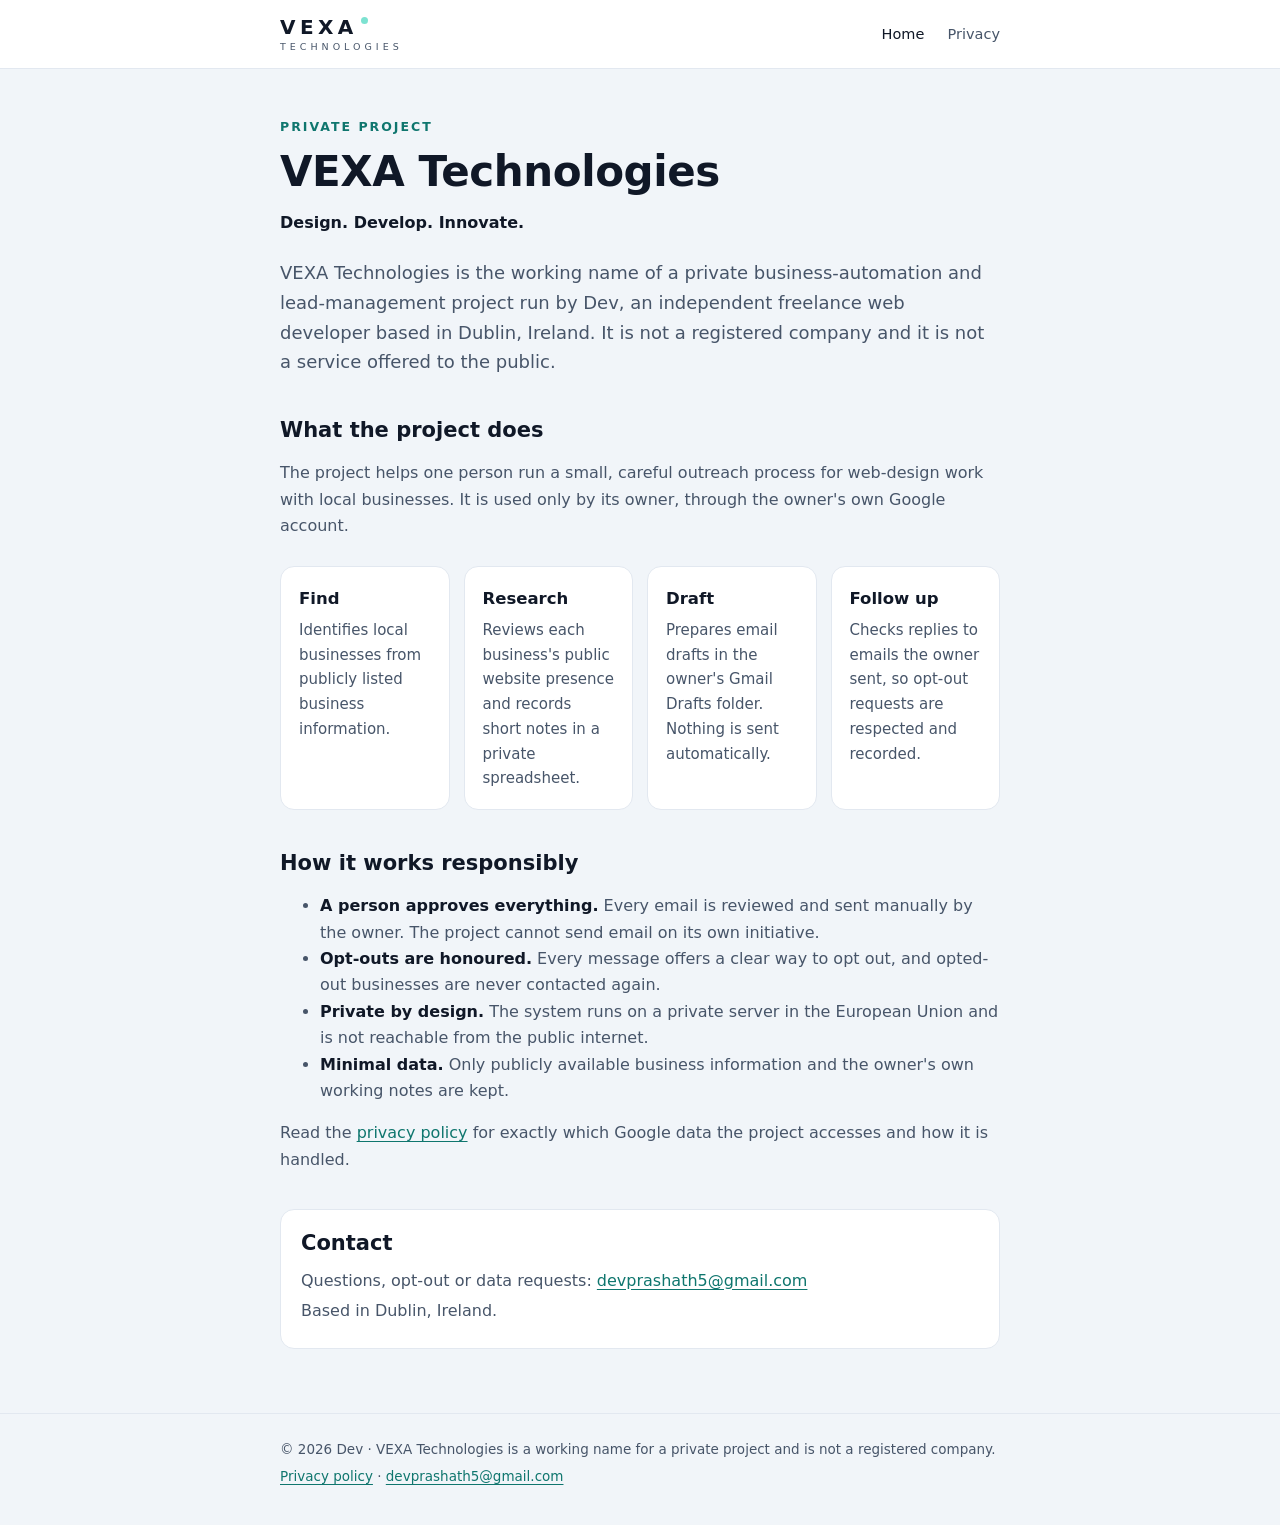
<file: index.html>
<!doctype html>
<html lang="en-IE">
<head>
  <meta charset="utf-8">
  <meta name="viewport" content="width=device-width, initial-scale=1">
  <title>VEXA Technologies</title>
  <meta name="description" content="VEXA Technologies is a private business-automation and lead-management project run by Dev, an independent web developer in Dublin, Ireland.">
  <link rel="icon" href="favicon.svg" type="image/svg+xml">
  <link rel="stylesheet" href="styles.css">
</head>
<body>
  <header class="site">
    <div class="wrap">
      <a class="brand" href="./" aria-label="VEXA Technologies home">
        <span class="word">VEXA<span class="dot" aria-hidden="true"></span></span>
        <span class="sub">TECHNOLOGIES</span>
      </a>
      <nav class="site" aria-label="Main">
        <a href="./" aria-current="page">Home</a>
        <a href="privacy.html">Privacy</a>
      </nav>
    </div>
  </header>

  <main class="wrap">
    <p class="eyebrow">Private project</p>
    <h1>VEXA Technologies</h1>
    <p class="tagline">Design. Develop. Innovate.</p>
    <p class="lead">
      VEXA Technologies is the working name of a private business-automation and lead-management project
      run by Dev, an independent freelance web developer based in Dublin, Ireland.
      It is not a registered company and it is not a service offered to the public.
    </p>

    <h2>What the project does</h2>
    <p>
      The project helps one person run a small, careful outreach process for web-design work with local businesses.
      It is used only by its owner, through the owner's own Google account.
    </p>
    <div class="cards">
      <div class="card">
        <h3>Find</h3>
        <p>Identifies local businesses from publicly listed business information.</p>
      </div>
      <div class="card">
        <h3>Research</h3>
        <p>Reviews each business's public website presence and records short notes in a private spreadsheet.</p>
      </div>
      <div class="card">
        <h3>Draft</h3>
        <p>Prepares email drafts in the owner's Gmail Drafts folder. Nothing is sent automatically.</p>
      </div>
      <div class="card">
        <h3>Follow up</h3>
        <p>Checks replies to emails the owner sent, so opt-out requests are respected and recorded.</p>
      </div>
    </div>

    <h2>How it works responsibly</h2>
    <ul>
      <li><strong>A person approves everything.</strong> Every email is reviewed and sent manually by the owner. The project cannot send email on its own initiative.</li>
      <li><strong>Opt-outs are honoured.</strong> Every message offers a clear way to opt out, and opted-out businesses are never contacted again.</li>
      <li><strong>Private by design.</strong> The system runs on a private server in the European Union and is not reachable from the public internet.</li>
      <li><strong>Minimal data.</strong> Only publicly available business information and the owner's own working notes are kept.</li>
    </ul>
    <p>Read the <a href="privacy.html">privacy policy</a> for exactly which Google data the project accesses and how it is handled.</p>

    <section class="contact" aria-labelledby="contact-h">
      <h2 id="contact-h" style="margin-top:0">Contact</h2>
      <p>Questions, opt-out or data requests: <a href="mailto:devprashath5@gmail.com">devprashath5@gmail.com</a></p>
      <p>Based in Dublin, Ireland.</p>
    </section>
  </main>

  <footer class="site">
    <div class="wrap">
      <p>© 2026 Dev · VEXA Technologies is a working name for a private project and is not a registered company.</p>
      <p><a href="privacy.html">Privacy policy</a> · <a href="mailto:devprashath5@gmail.com">devprashath5@gmail.com</a></p>
    </div>
  </footer>
</body>
</html>
</file>
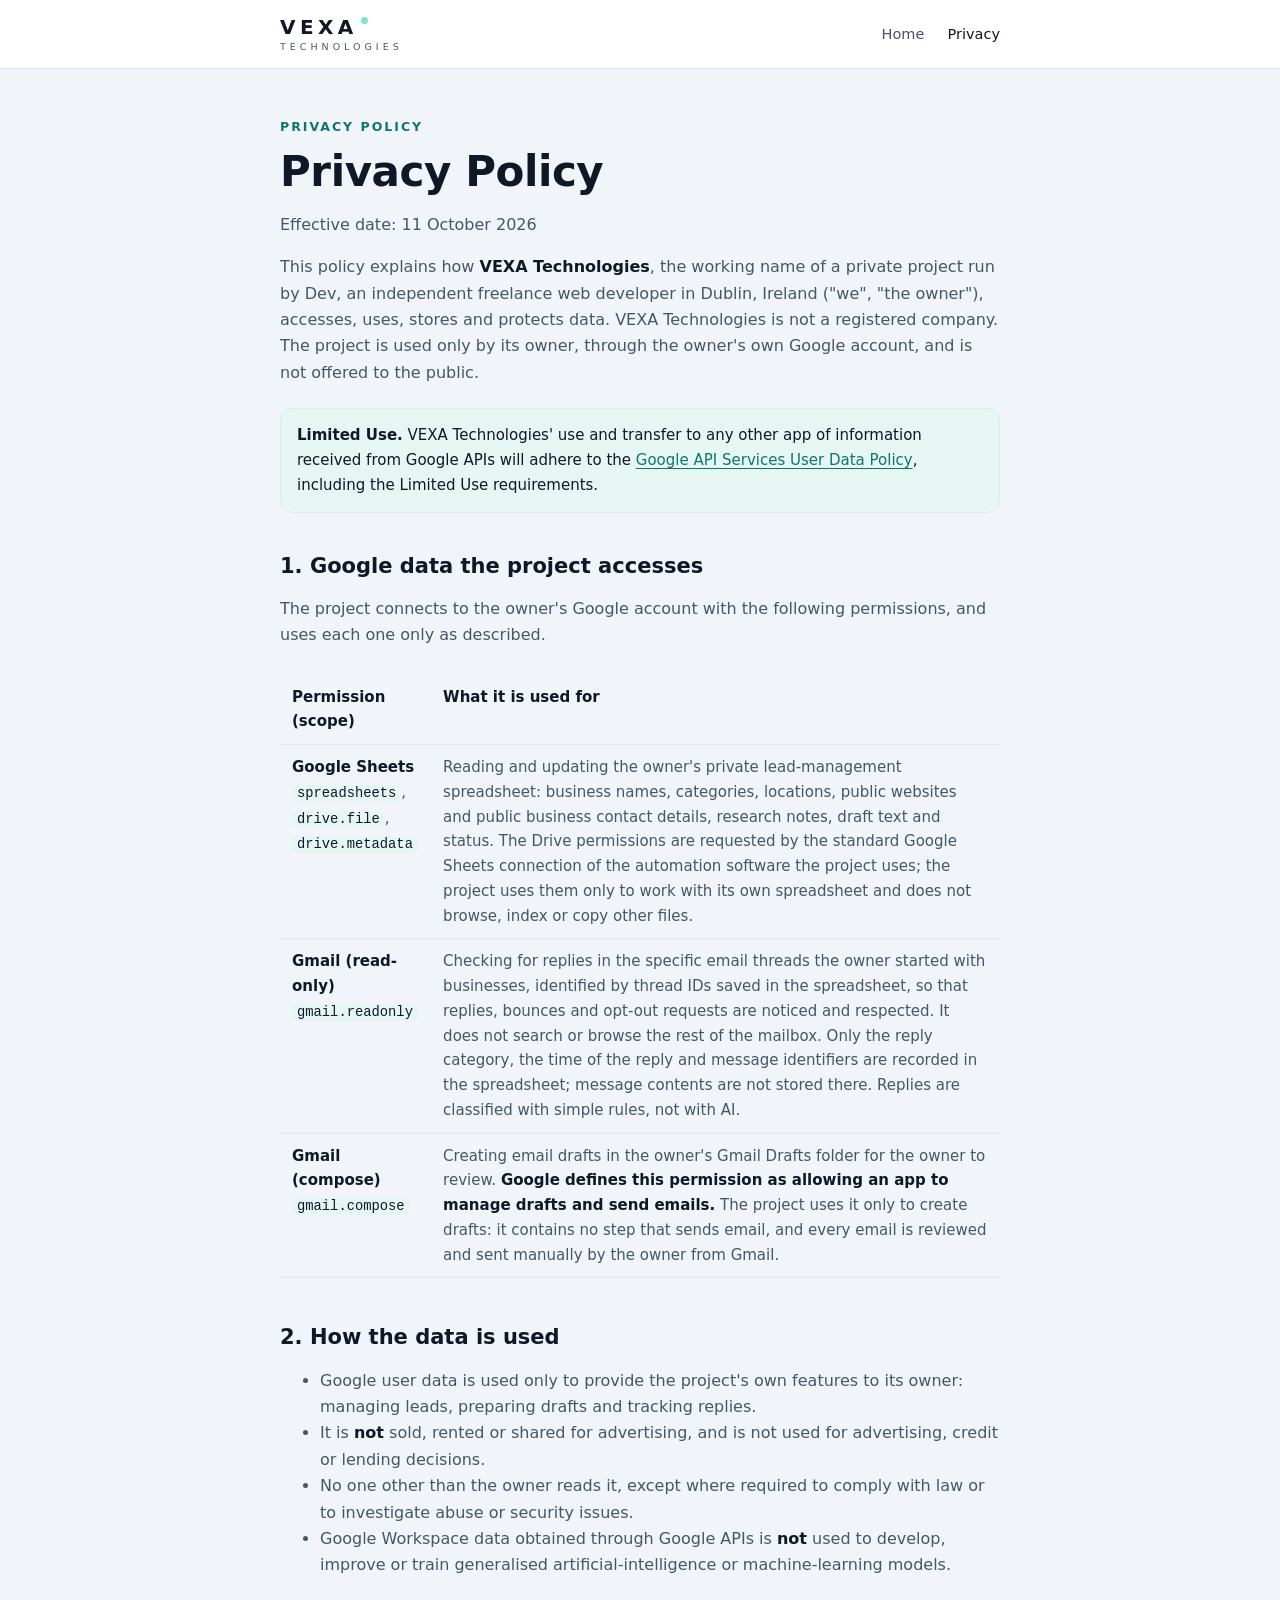
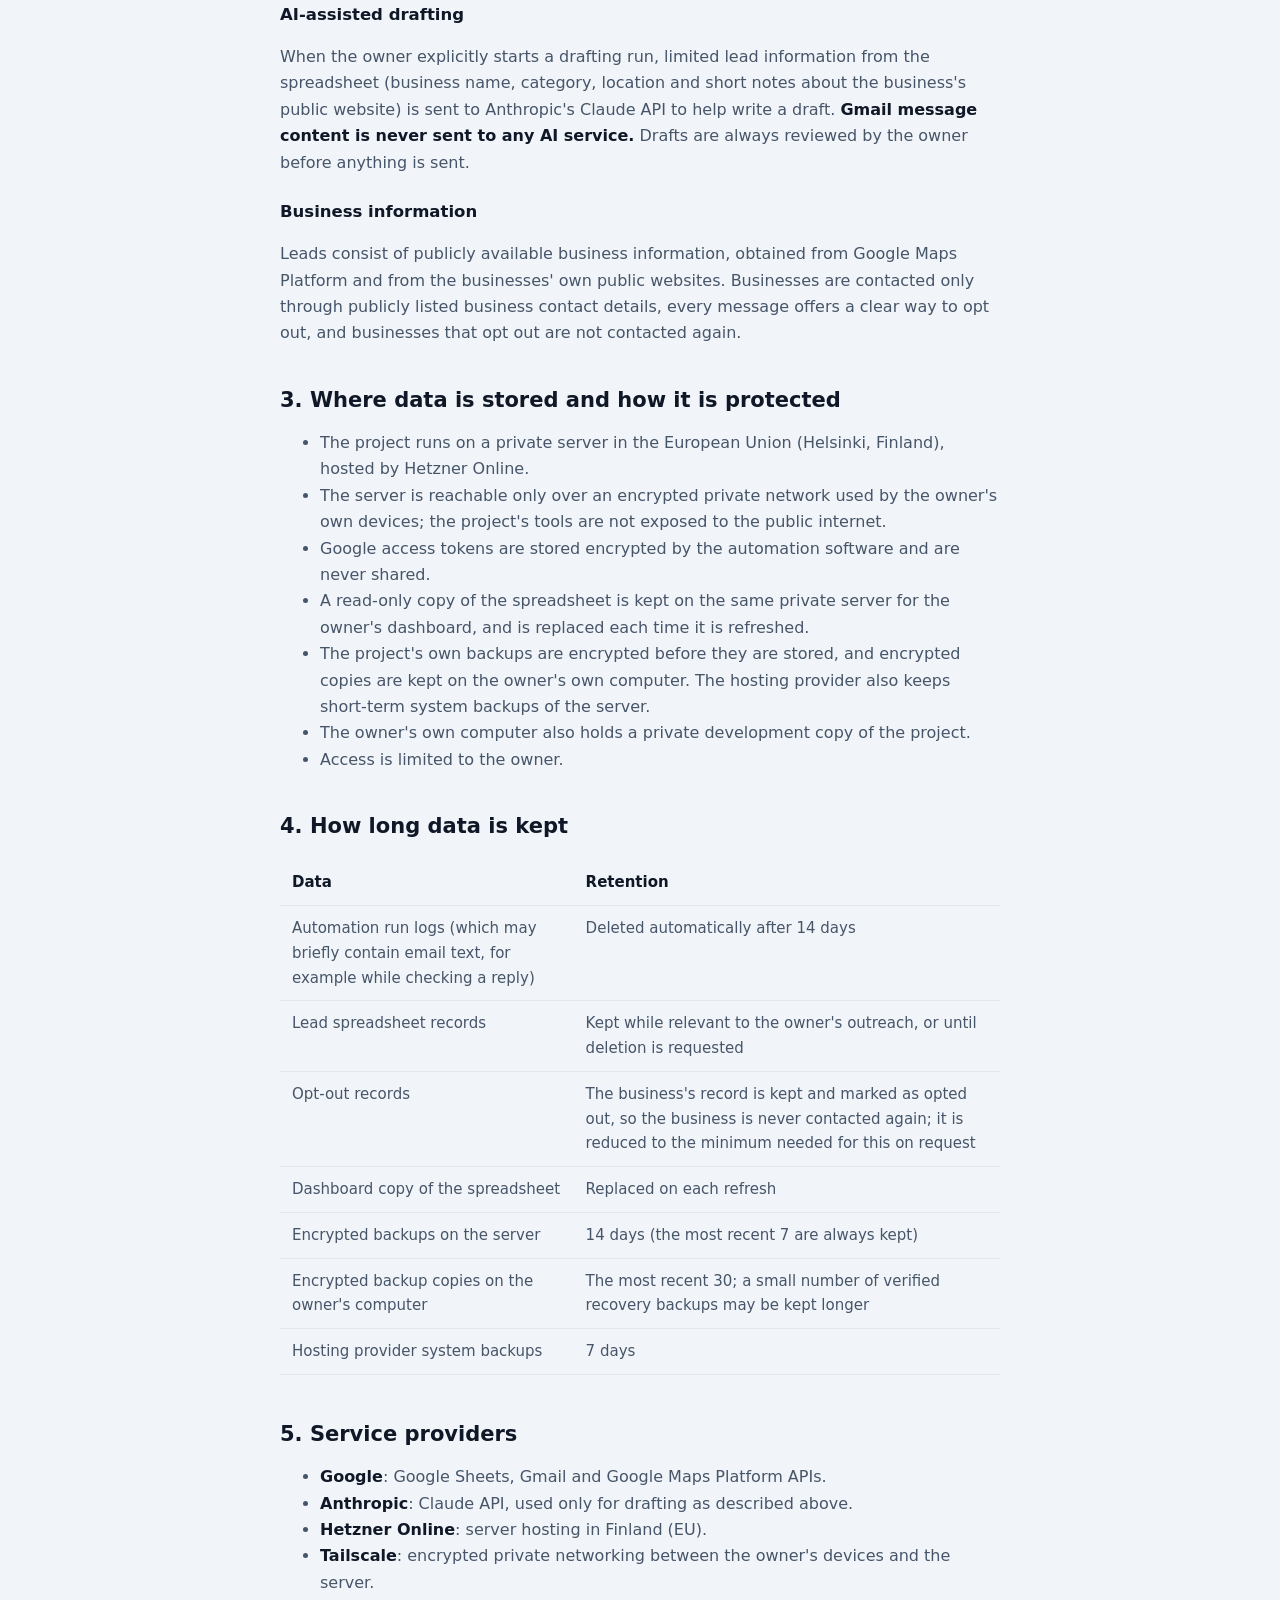
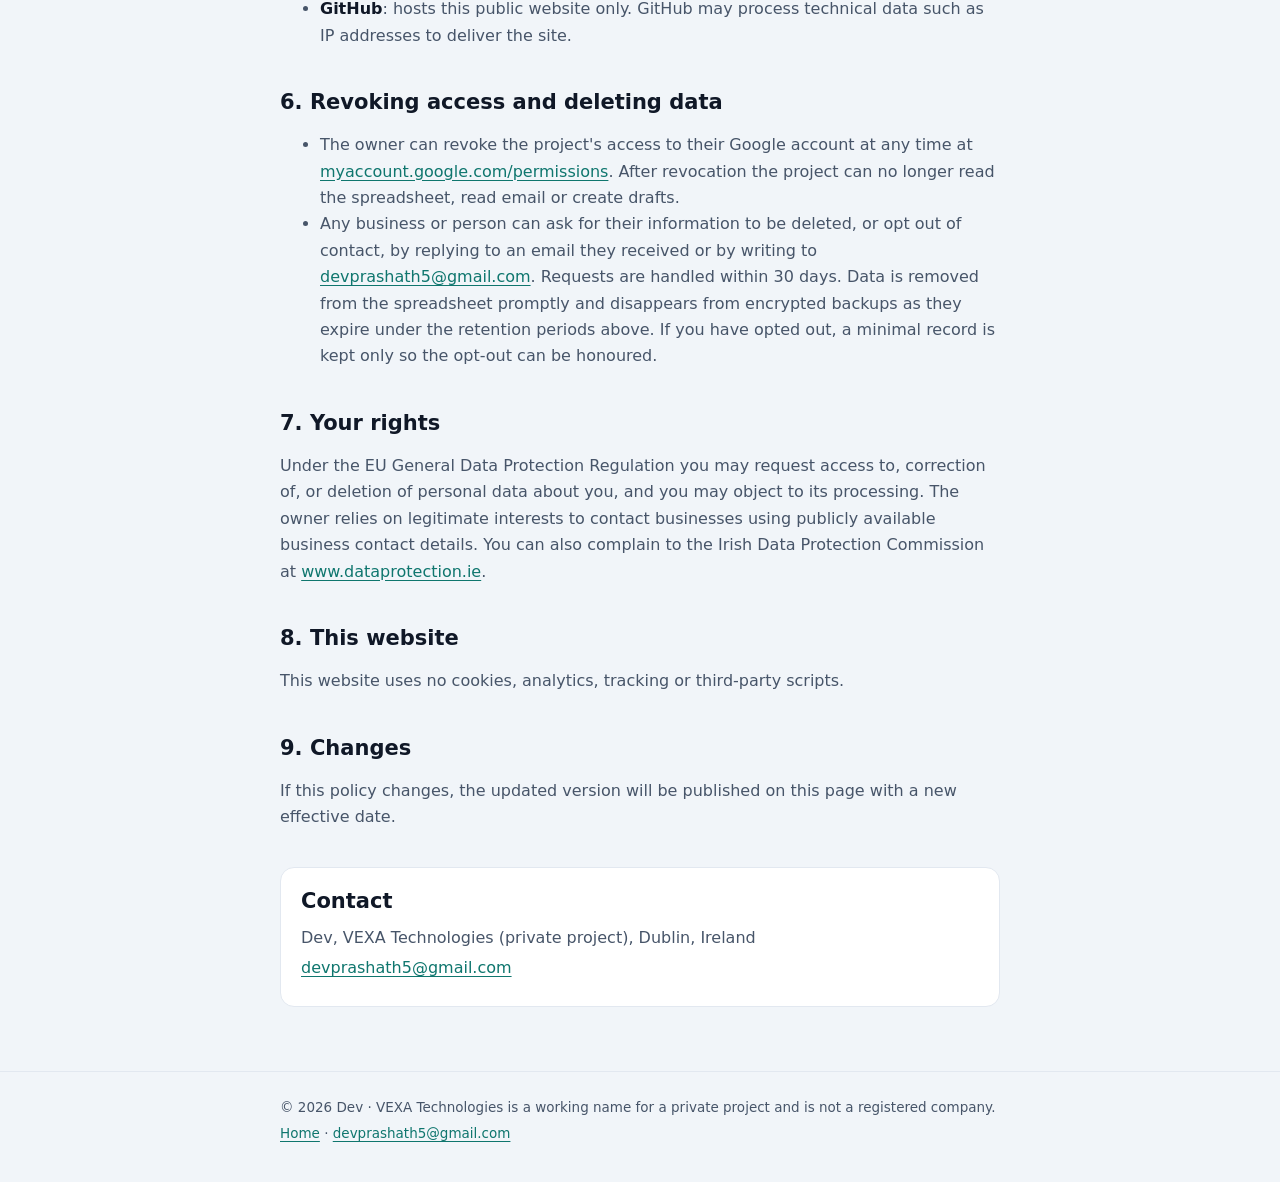
<file: privacy.html>
<!doctype html>
<html lang="en-IE">
<head>
  <meta charset="utf-8">
  <meta name="viewport" content="width=device-width, initial-scale=1">
  <title>Privacy Policy · VEXA Technologies</title>
  <meta name="description" content="How the VEXA Technologies private project accesses, uses, stores and protects Google user data and business information.">
  <link rel="icon" href="favicon.svg" type="image/svg+xml">
  <link rel="stylesheet" href="styles.css">
</head>
<body>
  <header class="site">
    <div class="wrap">
      <a class="brand" href="./" aria-label="VEXA Technologies home">
        <span class="word">VEXA<span class="dot" aria-hidden="true"></span></span>
        <span class="sub">TECHNOLOGIES</span>
      </a>
      <nav class="site" aria-label="Main">
        <a href="./">Home</a>
        <a href="privacy.html" aria-current="page">Privacy</a>
      </nav>
    </div>
  </header>

  <main class="wrap">
    <p class="eyebrow">Privacy policy</p>
    <h1>Privacy Policy</h1>
    <p>Effective date: 11 October 2026</p>

    <p>
      This policy explains how <strong>VEXA Technologies</strong>, the working name of a private project run by
      Dev, an independent freelance web developer in Dublin, Ireland ("we", "the owner"), accesses, uses, stores and
      protects data. VEXA Technologies is not a registered company. The project is used only by its owner, through the
      owner's own Google account, and is not offered to the public.
    </p>

    <div class="note">
      <p>
        <strong>Limited Use.</strong> VEXA Technologies' use and transfer to any other app of information received from
        Google APIs will adhere to the
        <a href="https://developers.google.com/terms/api-services-user-data-policy">Google API Services User Data Policy</a>,
        including the Limited Use requirements.
      </p>
    </div>

    <h2>1. Google data the project accesses</h2>
    <p>The project connects to the owner's Google account with the following permissions, and uses each one only as described.</p>
    <div class="table-scroll">
      <table>
        <thead><tr><th>Permission (scope)</th><th>What it is used for</th></tr></thead>
        <tbody>
          <tr>
            <td><strong>Google Sheets</strong><br><code>spreadsheets</code>, <code>drive.file</code>, <code>drive.metadata</code></td>
            <td>Reading and updating the owner's private lead-management spreadsheet: business names, categories,
              locations, public websites and public business contact details, research notes, draft text and status.
              The Drive permissions are requested by the standard Google Sheets connection of the automation software
              the project uses; the project uses them only to work with its own spreadsheet and does not browse, index
              or copy other files.</td>
          </tr>
          <tr>
            <td><strong>Gmail (read-only)</strong><br><code>gmail.readonly</code></td>
            <td>Checking for replies in the specific email threads the owner started with businesses, identified by
              thread IDs saved in the spreadsheet, so that replies, bounces and opt-out requests are noticed and
              respected. It does not search or browse the rest of the mailbox. Only the reply category, the time of
              the reply and message identifiers are recorded in the spreadsheet; message contents are not stored there.
              Replies are classified with simple rules, not with AI.</td>
          </tr>
          <tr>
            <td><strong>Gmail (compose)</strong><br><code>gmail.compose</code></td>
            <td>Creating email drafts in the owner's Gmail Drafts folder for the owner to review.
              <strong>Google defines this permission as allowing an app to manage drafts and send emails.</strong>
              The project uses it only to create drafts: it contains no step that sends email, and every email is
              reviewed and sent manually by the owner from Gmail.</td>
          </tr>
        </tbody>
      </table>
    </div>

    <h2>2. How the data is used</h2>
    <ul>
      <li>Google user data is used only to provide the project's own features to its owner: managing leads, preparing drafts and tracking replies.</li>
      <li>It is <strong>not</strong> sold, rented or shared for advertising, and is not used for advertising, credit or lending decisions.</li>
      <li>No one other than the owner reads it, except where required to comply with law or to investigate abuse or security issues.</li>
      <li>Google Workspace data obtained through Google APIs is <strong>not</strong> used to develop, improve or train generalised artificial-intelligence or machine-learning models.</li>
    </ul>

    <h3>AI-assisted drafting</h3>
    <p>
      When the owner explicitly starts a drafting run, limited lead information from the spreadsheet (business name,
      category, location and short notes about the business's public website) is sent to Anthropic's Claude API to
      help write a draft. <strong>Gmail message content is never sent to any AI service.</strong> Drafts are always
      reviewed by the owner before anything is sent.
    </p>

    <h3>Business information</h3>
    <p>
      Leads consist of publicly available business information, obtained from Google Maps Platform and from the
      businesses' own public websites. Businesses are contacted only through publicly listed business contact details,
      every message offers a clear way to opt out, and businesses that opt out are not contacted again.
    </p>

    <h2>3. Where data is stored and how it is protected</h2>
    <ul>
      <li>The project runs on a private server in the European Union (Helsinki, Finland), hosted by Hetzner Online.</li>
      <li>The server is reachable only over an encrypted private network used by the owner's own devices; the project's tools are not exposed to the public internet.</li>
      <li>Google access tokens are stored encrypted by the automation software and are never shared.</li>
      <li>A read-only copy of the spreadsheet is kept on the same private server for the owner's dashboard, and is replaced each time it is refreshed.</li>
      <li>The project's own backups are encrypted before they are stored, and encrypted copies are kept on the owner's own computer. The hosting provider also keeps short-term system backups of the server.</li>
      <li>The owner's own computer also holds a private development copy of the project.</li>
      <li>Access is limited to the owner.</li>
    </ul>

    <h2>4. How long data is kept</h2>
    <div class="table-scroll">
      <table>
        <thead><tr><th>Data</th><th>Retention</th></tr></thead>
        <tbody>
          <tr><td>Automation run logs (which may briefly contain email text, for example while checking a reply)</td><td>Deleted automatically after 14 days</td></tr>
          <tr><td>Lead spreadsheet records</td><td>Kept while relevant to the owner's outreach, or until deletion is requested</td></tr>
          <tr><td>Opt-out records</td><td>The business's record is kept and marked as opted out, so the business is never contacted again; it is reduced to the minimum needed for this on request</td></tr>
          <tr><td>Dashboard copy of the spreadsheet</td><td>Replaced on each refresh</td></tr>
          <tr><td>Encrypted backups on the server</td><td>14 days (the most recent 7 are always kept)</td></tr>
          <tr><td>Encrypted backup copies on the owner's computer</td><td>The most recent 30; a small number of verified recovery backups may be kept longer</td></tr>
          <tr><td>Hosting provider system backups</td><td>7 days</td></tr>
        </tbody>
      </table>
    </div>

    <h2>5. Service providers</h2>
    <ul>
      <li><strong>Google</strong>: Google Sheets, Gmail and Google Maps Platform APIs.</li>
      <li><strong>Anthropic</strong>: Claude API, used only for drafting as described above.</li>
      <li><strong>Hetzner Online</strong>: server hosting in Finland (EU).</li>
      <li><strong>Tailscale</strong>: encrypted private networking between the owner's devices and the server.</li>
      <li><strong>GitHub</strong>: hosts this public website only. GitHub may process technical data such as IP addresses to deliver the site.</li>
    </ul>

    <h2>6. Revoking access and deleting data</h2>
    <ul>
      <li>The owner can revoke the project's access to their Google account at any time at
        <a href="https://myaccount.google.com/permissions">myaccount.google.com/permissions</a>.
        After revocation the project can no longer read the spreadsheet, read email or create drafts.</li>
      <li>Any business or person can ask for their information to be deleted, or opt out of contact, by replying to an
        email they received or by writing to <a href="mailto:devprashath5@gmail.com">devprashath5@gmail.com</a>.
        Requests are handled within 30 days. Data is removed from the spreadsheet promptly and disappears from
        encrypted backups as they expire under the retention periods above. If you have opted out, a minimal record is kept only so
        the opt-out can be honoured.</li>
    </ul>

    <h2>7. Your rights</h2>
    <p>
      Under the EU General Data Protection Regulation you may request access to, correction of, or deletion of personal
      data about you, and you may object to its processing. The owner relies on legitimate interests to contact
      businesses using publicly available business contact details. You can also complain to the Irish Data Protection
      Commission at <a href="https://www.dataprotection.ie">www.dataprotection.ie</a>.
    </p>

    <h2>8. This website</h2>
    <p>This website uses no cookies, analytics, tracking or third-party scripts.</p>

    <h2>9. Changes</h2>
    <p>If this policy changes, the updated version will be published on this page with a new effective date.</p>

    <section class="contact" aria-labelledby="contact-h">
      <h2 id="contact-h" style="margin-top:0">Contact</h2>
      <p>Dev, VEXA Technologies (private project), Dublin, Ireland</p>
      <p><a href="mailto:devprashath5@gmail.com">devprashath5@gmail.com</a></p>
    </section>
  </main>

  <footer class="site">
    <div class="wrap">
      <p>© 2026 Dev · VEXA Technologies is a working name for a private project and is not a registered company.</p>
      <p><a href="./">Home</a> · <a href="mailto:devprashath5@gmail.com">devprashath5@gmail.com</a></p>
    </div>
  </footer>
</body>
</html>
</file>
<file: styles.css>
/* VEXA Technologies public site. No external fonts, scripts or trackers. */
:root {
  --bg: #f1f5f9;
  --surface: #ffffff;
  --ink: #101827;
  --muted: #475569;
  --line: #e2e8f0;
  --accent: #0f766e;        /* text-safe teal on light (AA) */
  --mint: #7de2d1;          /* brand mint, used as a dot / accent only */
  --chip: #e6f6f3;
  --maxw: 760px;
  color-scheme: light dark;
}
@media (prefers-color-scheme: dark) {
  :root {
    --bg: #0b1220;
    --surface: #111827;
    --ink: #f1f5f9;
    --muted: #94a3b8;
    --line: rgba(148, 163, 184, 0.18);
    --accent: #7de2d1;
    --chip: rgba(125, 226, 209, 0.10);
  }
}
* { box-sizing: border-box; }
html { -webkit-text-size-adjust: 100%; }
body {
  margin: 0;
  background: var(--bg);
  color: var(--ink);
  font: 16px/1.65 system-ui, -apple-system, "Segoe UI", Roboto, "Helvetica Neue", Arial, sans-serif;
}
a { color: var(--accent); text-underline-offset: 3px; }
a:focus-visible { outline: 2px solid var(--accent); outline-offset: 3px; border-radius: 4px; }
.wrap { max-width: var(--maxw); margin: 0 auto; padding: 0 20px; }

header.site { border-bottom: 1px solid var(--line); background: var(--surface); }
header.site .wrap { display: flex; align-items: center; justify-content: space-between; min-height: 68px; gap: 16px; }
.brand { display: inline-flex; flex-direction: column; text-decoration: none; color: var(--ink); line-height: 1; }
.brand .word { font-weight: 800; letter-spacing: 0.22em; font-size: 20px; }
.brand .word .dot { display: inline-block; width: 7px; height: 7px; margin-left: 3px; border-radius: 50%; background: var(--mint); vertical-align: top; }
.brand .sub { margin-top: 5px; font-size: 9.5px; letter-spacing: 0.42em; color: var(--muted); }
nav.site a { margin-left: 18px; font-size: 14.5px; color: var(--muted); text-decoration: none; }
nav.site a:hover, nav.site a[aria-current="page"] { color: var(--ink); }

main.wrap { padding-top: 48px; padding-bottom: 24px; }
.eyebrow { margin: 0 0 10px; font-size: 12.5px; font-weight: 600; letter-spacing: 0.16em; text-transform: uppercase; color: var(--accent); }
h1 { margin: 0 0 14px; font-size: clamp(30px, 6vw, 42px); line-height: 1.15; letter-spacing: -0.01em; }
h2 { margin: 40px 0 10px; font-size: 21px; line-height: 1.3; }
h3 { margin: 22px 0 6px; font-size: 16.5px; }
p, li { color: var(--muted); }
strong { color: var(--ink); }
.lead { font-size: 18px; max-width: 62ch; }
.tagline { margin: 0 0 22px; font-weight: 600; color: var(--ink); }

.cards { display: grid; gap: 14px; grid-template-columns: repeat(auto-fit, minmax(150px, 1fr)); margin: 26px 0 8px; }
.card { background: var(--surface); border: 1px solid var(--line); border-radius: 14px; padding: 18px; }
.card h3 { margin-top: 0; }
.card p { margin: 0; font-size: 15px; }

.note { background: var(--chip); border: 1px solid var(--line); border-radius: 12px; padding: 14px 16px; margin: 22px 0; }
.note p { margin: 0; color: var(--ink); font-size: 15px; }

table { width: 100%; border-collapse: collapse; margin: 10px 0 6px; font-size: 15px; }
th, td { text-align: left; vertical-align: top; padding: 10px 12px; border-bottom: 1px solid var(--line); }
th { color: var(--ink); font-weight: 600; }
td { color: var(--muted); }
.table-scroll { overflow-x: auto; }
code { font-size: 0.92em; background: var(--chip); padding: 1px 5px; border-radius: 5px; color: var(--ink); overflow-wrap: anywhere; }

.contact { margin-top: 36px; padding: 20px; background: var(--surface); border: 1px solid var(--line); border-radius: 14px; }
.contact p { margin: 4px 0; }

footer.site { margin-top: 40px; border-top: 1px solid var(--line); }
footer.site .wrap { padding-top: 20px; padding-bottom: 34px; font-size: 13.5px; color: var(--muted); }
footer.site p { margin: 4px 0; }

/* Small screens: stack two-column tables into labelled blocks */
@media (max-width: 560px) {
  .table-scroll table, .table-scroll tbody, .table-scroll tr, .table-scroll td { display: block; width: 100%; }
  .table-scroll thead { display: none; }
  .table-scroll tr { padding: 10px 0; border-bottom: 1px solid var(--line); }
  .table-scroll td { border: 0; padding: 3px 0; }
  .table-scroll td:first-child { color: var(--ink); font-weight: 600; }
}
@media (max-width: 480px) {
  nav.site a { margin-left: 12px; }
  .brand .word { font-size: 18px; }
  main.wrap { padding-top: 34px; }
}
</file>
